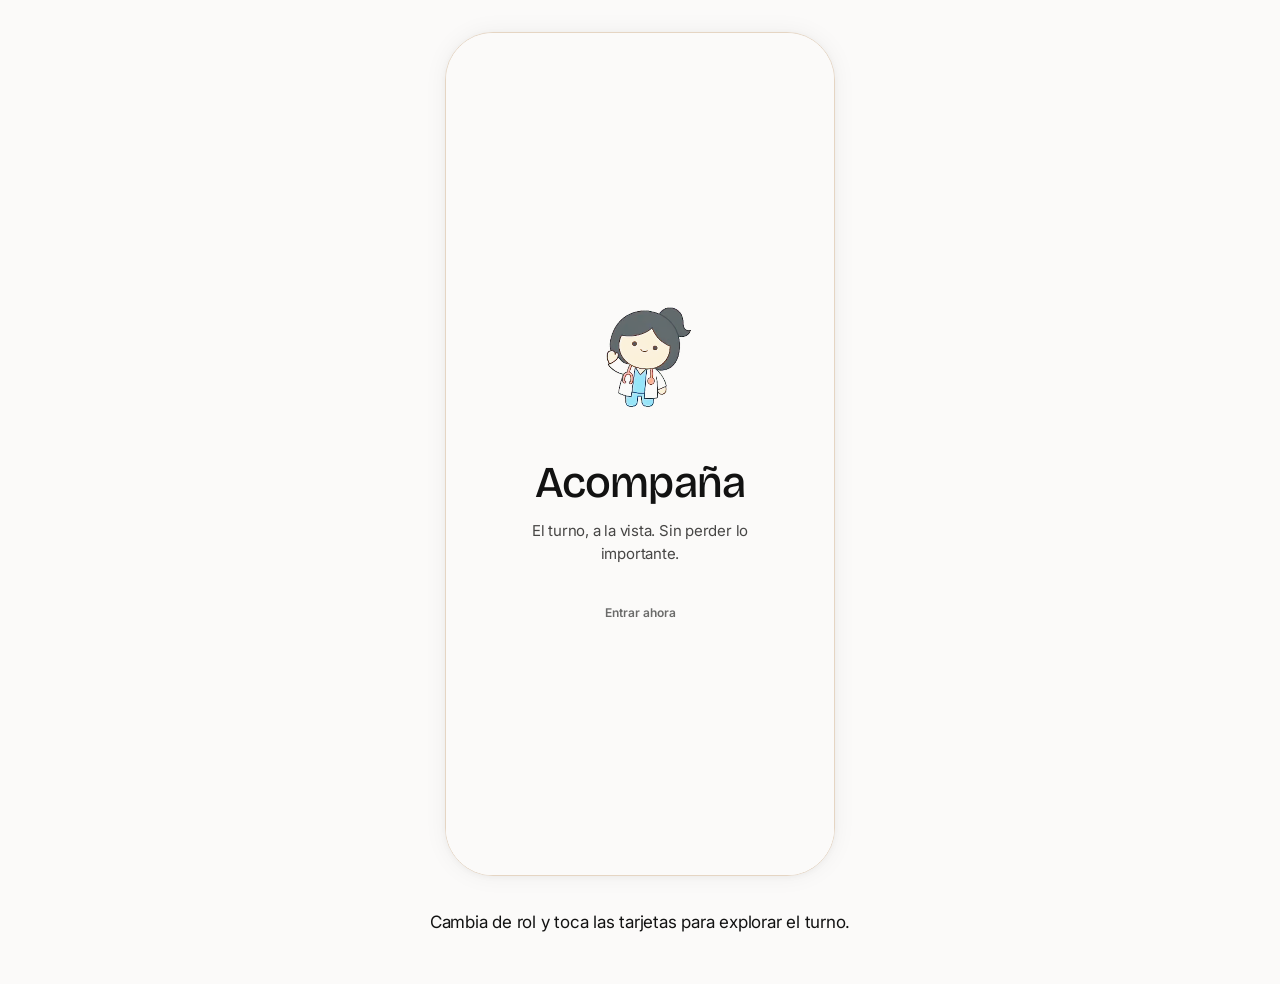
<file: index.html>
<!DOCTYPE html>
<html lang="es">
<head>
  <meta charset="UTF-8">
  <meta name="viewport" content="width=device-width, initial-scale=1, viewport-fit=cover">
  <meta name="theme-color" content="#fbfaf9">
  <title>Acompaña · turno de enfermería</title>
  <link rel="preconnect" href="https://fonts.googleapis.com">
  <link rel="preconnect" href="https://fonts.gstatic.com" crossorigin>
  <link href="https://fonts.googleapis.com/css2?family=Bricolage+Grotesque:wght@500&family=Inter:wght@400;500;600&display=swap" rel="stylesheet">
  <link rel="stylesheet" href="css/tokens.css">
  <link rel="stylesheet" href="css/app.css">
  <link rel="stylesheet" href="css/ai.css">
</head>
<body>
  <main class="stage" aria-label="Prototipo de app de enfermería">
    <section class="phone" data-role="enfermero" style="--role-index: 0" aria-label="Vista de la aplicación Acompaña">
      <div class="phone-notch" aria-hidden="true"></div>
      <div class="status-bar" aria-hidden="true">
        <span class="status-time">09:41</span>
        <span class="status-icons">••• 5G 100%</span>
      </div>

      <div class="role-switch" role="tablist" aria-label="Cambiar de lector">
        <div class="role-switch-indicator" aria-hidden="true"></div>
        <button type="button" class="role-tab is-active" data-role="enfermero" role="tab" aria-selected="true">Enfermero</button>
        <button type="button" class="role-tab" data-role="paciente" role="tab" aria-selected="false">Paciente</button>
        <button type="button" class="role-tab" data-role="familia" role="tab" aria-selected="false">Familia</button>
      </div>

      <main id="screen" class="screen" aria-live="polite"></main>

      <nav id="bottomNav" class="bottom-nav" aria-label="Navegación principal"></nav>

      <div id="registrationLayer" class="registration-layer" aria-hidden="true"></div>
      <div id="aiLayer" class="ai-layer" aria-hidden="true"></div>
      <div id="celebrationLayer" class="celebration-layer" aria-hidden="true"></div>
      <div id="splashLayer" class="splash-layer" aria-label="Bienvenida a Acompaña">
        <div class="splash-content">
          <div class="splash-mascot" aria-hidden="true"></div>
          <h1 class="splash-wordmark">Acompaña</h1>
          <p class="splash-tagline">El turno, a la vista. Sin perder lo importante.</p>
          <button type="button" class="splash-skip" data-splash-skip>Entrar ahora</button>
        </div>
      </div>
    </section>
    <p class="stage-hint">Cambia de rol y toca las tarjetas para explorar el turno.</p>
  </main>
  <script src="js/app.js" defer></script>
</body>
</html>
</file>
<file: css/tokens.css>
@property --accent {
  syntax: "<color>";
  inherits: true;
  initial-value: #0086fc;
}

:root {
  --canvas: #fbfaf9;
  --stone: #f2f0ed;
  --sand: #f6f4ef;
  --white: #ffffff;
  --ink: #121212;
  --charcoal: #343433;
  --body: #474645;
  --muted: #6b6b6a;
  --stone-border: #e5d5c3;
  --nurse: #0086fc;
  --patient: #00ca48;
  --patient-text: #087f35;
  --family: #ffbb26;
  --family-text: #d48f00;
  --sky: #64c6ff;
  --sun: #ffcd6c;
  --coral: #ff58ae;
  --alert: #ff2b3a;
  --nurse-soft: #e8f3ff;
  --patient-soft: #e5f9ec;
  --family-soft: #fff4d6;
  --critical-soft: #fff0f0;
  --veil-ink: rgba(18, 18, 18, .32);
  --veil-canvas: rgba(251, 250, 249, .88);
  --on-ink-soft: rgba(255, 255, 255, .72);
  --accent: var(--nurse);
  --accent-soft: var(--nurse-soft);
  --font-display: "Bricolage Grotesque", sans-serif;
  --font-body: "Inter", sans-serif;
  --ease-enter: cubic-bezier(0.16, 1, 0.3, 1);
  --ease-exit: cubic-bezier(0.4, 0, 1, 1);
  --ease-press: cubic-bezier(0.2, 0, 0, 1);
  --duration-enter: 360ms;
  --duration-exit: 240ms;
  --duration-press: 120ms;
  --stagger: 40ms;
  --duration-drift: 3.6s;
  --duration-burst: 1200ms;
  --phone-width: 390px;
  --phone-height: 844px;
  --phone-radius: 48px;
  --nav-height: 76px;
  --radius-card: 10px;
  --radius-pill: 9999px;
  --radius-cta: 32px;
  --radius-badge: 6px;
  --space-1: 4px;
  --space-2: 8px;
  --space-3: 12px;
  --space-4: 16px;
  --space-5: 20px;
  --space-6: 24px;
  --space-7: 32px;
  --space-8: 40px;
  --text-caption: 12px;
  --text-small: 15px;
  --text-body: 17px;
  --text-lead: 19px;
  --text-section: 23px;
  --text-heading: 32px;
  --text-display: 44px;
  --phone-shadow: rgba(0, 0, 0, .04) 0 1px 6px, rgba(0, 0, 0, .05) 0 0 24px;
}

.phone[data-role="enfermero"] {
  --accent: var(--nurse);
  --accent-soft: var(--nurse-soft);
}

.phone[data-role="paciente"] {
  --accent: var(--patient-text);
  --accent-soft: var(--patient-soft);
}

.phone[data-role="familia"] {
  --accent: var(--family-text);
  --accent-soft: var(--family-soft);
}
</file>
<file: css/app.css>
* {
  box-sizing: border-box;
}

html,
body {
  min-height: 100%;
  margin: 0;
  background: var(--canvas);
  color: var(--ink);
}

html {
  font-family: var(--font-body);
  font-size: 17px;
  line-height: 26px;
  letter-spacing: -0.013em;
  -webkit-font-smoothing: antialiased;
  text-rendering: optimizeLegibility;
}

body {
  display: flex;
  min-height: 100vh;
  overflow-x: hidden;
}

button,
a {
  font: inherit;
}

button {
  border: 0;
}

button:focus-visible,
a:focus-visible {
  outline: 3px solid var(--accent);
  outline-offset: 3px;
}

.stage {
  display: flex;
  flex: 1;
  flex-direction: column;
  align-items: center;
  justify-content: center;
  min-height: 100vh;
  padding: 32px 16px;
  gap: 16px;
  background: var(--canvas);
}

.phone {
  position: relative;
  display: flex;
  flex: 0 0 auto;
  flex-direction: column;
  width: var(--phone-width);
  height: var(--phone-height);
  overflow: hidden;
  border: 1px solid var(--stone-border);
  border-radius: var(--phone-radius);
  background: var(--canvas);
  box-shadow: var(--phone-shadow);
  color: var(--ink);
  transition: --accent var(--duration-enter) var(--ease-enter),
    background-color var(--duration-enter) var(--ease-enter);
}

.phone-notch {
  position: absolute;
  z-index: 40;
  top: 0;
  left: 50%;
  width: 120px;
  height: 24px;
  border-radius: 0 0 16px 16px;
  background: var(--ink);
  transform: translateX(-50%);
}

.status-bar {
  display: flex;
  align-items: center;
  justify-content: space-between;
  flex: 0 0 auto;
  min-height: 42px;
  padding: 22px 20px 8px;
  color: var(--ink);
  font-size: var(--text-caption);
  font-weight: 600;
  letter-spacing: -0.01em;
}

.status-icons {
  color: var(--body);
  font-size: var(--text-caption);
  letter-spacing: 0.02em;
}

.role-switch {
  position: relative;
  z-index: 35;
  display: flex;
  flex: 0 0 auto;
  margin: 0 20px 12px;
  padding: 3px;
  border: 1px solid var(--stone-border);
  border-radius: var(--radius-pill);
  background: var(--stone);
  transition: background-color var(--duration-enter) var(--ease-enter),
    border-color var(--duration-enter) var(--ease-enter);
}

.role-switch-indicator {
  position: absolute;
  z-index: 0;
  top: 3px;
  bottom: 3px;
  left: 3px;
  width: calc((100% - 6px) / 3);
  border: 1px solid var(--stone-border);
  border-radius: var(--radius-pill);
  background: var(--accent-soft);
  transform: translate3d(calc(var(--role-index, 0) * 100%), 0, 0);
  transition: transform var(--duration-enter) var(--ease-enter),
    background-color var(--duration-enter) var(--ease-enter),
    border-color var(--duration-enter) var(--ease-enter);
}

.role-tab {
  position: relative;
  z-index: 1;
  flex: 1;
  min-height: 40px;
  padding: 8px 4px;
  border-radius: var(--radius-pill);
  background: transparent;
  color: var(--muted);
  cursor: pointer;
  font-size: var(--text-caption);
  font-weight: 600;
  transition: color var(--duration-enter) var(--ease-enter),
    transform var(--duration-press) var(--ease-press);
}

.role-tab:hover {
  color: var(--ink);
}

.role-tab:active {
  transform: scale(0.97);
}

.role-tab.is-active {
  color: var(--accent);
}

.screen {
  position: relative;
  z-index: 1;
  flex: 1 1 auto;
  min-height: 0;
  overflow: hidden;
  background: var(--canvas);
  isolation: isolate;
}

.view {
  position: absolute;
  inset: 0;
  display: flex;
  flex-direction: column;
  gap: 16px;
  overflow-x: hidden;
  overflow-y: auto;
  padding: 8px 20px 28px;
  background: var(--canvas);
  opacity: 0;
  pointer-events: none;
  scrollbar-width: none;
  transform: translate3d(24px, 0, 0);
  transition: opacity var(--duration-exit) var(--ease-exit),
    transform var(--duration-exit) var(--ease-exit);
}

.view::-webkit-scrollbar {
  display: none;
}

.view.is-active {
  opacity: 1;
  pointer-events: auto;
  transform: translate3d(0, 0, 0);
  transition-duration: var(--duration-enter);
  transition-timing-function: var(--ease-enter);
}

.view.from-left {
  transform: translate3d(-24px, 0, 0);
}

.view.from-right {
  transform: translate3d(24px, 0, 0);
}

.view.is-leaving.to-left {
  opacity: 0;
  transform: translate3d(-24px, 0, 0);
}

.view.is-leaving.to-right {
  opacity: 0;
  transform: translate3d(24px, 0, 0);
}

.view.is-detail {
  z-index: 5;
  border-left: 1px solid var(--stone-border);
  transform: translate3d(100%, 0, 0);
}

.view.is-detail.from-right {
  transform: translate3d(100%, 0, 0);
}

.view.is-detail.is-active {
  transform: translate3d(0, 0, 0);
}

.view.is-detail.is-leaving.to-right {
  transform: translate3d(100%, 0, 0);
}

.view.is-detail.is-leaving.to-left {
  transform: translate3d(-100%, 0, 0);
}

.view.is-behind {
  opacity: 0.08;
  pointer-events: none;
  transform: scale(0.98);
}

.view-header {
  display: flex;
  align-items: flex-start;
  gap: 12px;
  min-height: 58px;
}

.view-header-copy {
  min-width: 0;
}

.view-subtitle,
.eyebrow {
  margin: 0;
  color: var(--muted);
  font-size: var(--text-caption);
  font-weight: 600;
  line-height: 16px;
  letter-spacing: 0.02em;
}

.view-title {
  margin: 3px 0 0;
  color: var(--ink);
  font-family: var(--font-display);
  font-size: var(--text-heading);
  font-weight: 500;
  line-height: 36px;
  letter-spacing: -0.02em;
}

.view-title.small-title {
  font-size: var(--text-section);
  line-height: 28px;
}

.view-copy {
  margin: 0;
  color: var(--body);
  font-size: var(--text-body);
  line-height: 26px;
}

.view-copy.muted-copy {
  color: var(--muted);
  font-size: var(--text-small);
  line-height: 23px;
}

.section-heading {
  display: flex;
  align-items: center;
  justify-content: space-between;
  gap: 12px;
  margin-top: 4px;
}

.section-label {
  margin: 0;
  color: var(--body);
  font-size: var(--text-caption);
  font-weight: 600;
  letter-spacing: 0.04em;
  text-transform: uppercase;
}

.section-meta {
  color: var(--muted);
  font-size: var(--text-caption);
  font-weight: 500;
}

.surface-card {
  border-radius: var(--radius-card);
  background: var(--white);
  box-shadow: inset 0 0 0 1px var(--stone);
}

.icon-button {
  display: inline-flex;
  align-items: center;
  justify-content: center;
  flex: 0 0 auto;
  width: 56px;
  height: 56px;
  border: 1px solid var(--stone-border);
  border-radius: 50%;
  background: var(--white);
  color: var(--ink);
  cursor: pointer;
  font-size: 22px;
  transition: transform var(--duration-press) var(--ease-press),
    background-color var(--duration-enter) var(--ease-enter),
    color var(--duration-enter) var(--ease-enter),
    border-color var(--duration-enter) var(--ease-enter);
}

.icon-button:hover {
  border-color: var(--accent);
  color: var(--accent);
}

.icon-button:active,
.primary-button:active,
.secondary-button:active,
.event-chip:active,
.dictate-button:active,
.nav-item:active,
.patient-card-main:active,
.quick-confirm:active,
.faq-question:active {
  transform: scale(0.97);
}

.icon-button svg,
.nav-icon svg,
.event-icon svg,
.mic-icon svg,
.detail-chevron svg,
.arrow-icon svg {
  width: 20px;
  height: 20px;
  fill: none;
  stroke: currentColor;
  stroke-linecap: round;
  stroke-linejoin: round;
  stroke-width: 1.8;
}

.back-button {
  margin-top: 4px;
}

.back-button .arrow-icon {
  transform: rotate(180deg);
  transition: transform var(--duration-enter) var(--ease-enter);
}

.back-button:hover .arrow-icon {
  transform: rotate(180deg) translateX(2px);
}

.primary-button,
.secondary-button {
  display: inline-flex;
  align-items: center;
  justify-content: center;
  gap: 8px;
  min-height: 48px;
  padding: 10px 18px;
  border-radius: var(--radius-cta);
  cursor: pointer;
  font-size: var(--text-small);
  font-weight: 600;
  line-height: 22px;
  transition: transform var(--duration-press) var(--ease-press),
    background-color var(--duration-enter) var(--ease-enter),
    color var(--duration-enter) var(--ease-enter),
    border-color var(--duration-enter) var(--ease-enter);
}

.primary-button {
  background: var(--ink);
  color: var(--white);
}

.primary-button:hover {
  background: var(--charcoal);
}

.secondary-button {
  border: 1px solid var(--stone-border);
  background: var(--stone);
  color: var(--ink);
}

.secondary-button:hover {
  border-color: var(--charcoal);
  background: var(--sand);
}

.accent-link {
  display: inline-flex;
  align-items: center;
  gap: 6px;
  min-height: 56px;
  color: var(--accent);
  cursor: pointer;
  font-size: var(--text-small);
  font-weight: 600;
  text-decoration: none;
}

.accent-link:hover {
  color: var(--ink);
}

.empty-state-link {
  display: inline-flex;
  align-items: center;
  justify-content: center;
  gap: 8px;
  min-height: 56px;
  max-width: 100%;
  padding: 10px 18px;
  border-radius: 32px;
  background: var(--sand);
  color: var(--ink);
  cursor: pointer;
  font-size: var(--text-small);
  font-weight: 600;
  line-height: 22px;
  white-space: nowrap;
  transition: transform var(--duration-press) var(--ease-press),
    background-color var(--duration-enter) var(--ease-enter);
}

.empty-state-link:hover {
  background: var(--white);
  color: var(--ink);
}

.empty-state-link:active {
  transform: scale(0.97);
}

.empty-state-link .icon-svg {
  width: 18px;
  height: 18px;
  fill: none;
  stroke: currentColor;
  stroke-linecap: round;
  stroke-linejoin: round;
  stroke-width: 1.8;
  transition: transform var(--duration-enter) var(--ease-enter);
}

.empty-state-link:hover .icon-svg {
  transform: translateX(3px);
}

.home-intro {
  display: flex;
  flex-direction: column;
  gap: 4px;
  margin-bottom: 2px;
}

.home-intro .view-title {
  font-size: var(--text-display);
  line-height: 46px;
}

.shift-stats {
  display: grid;
  grid-template-columns: repeat(3, 1fr);
  gap: 8px;
}

.shift-stat {
  display: flex;
  flex-direction: column;
  gap: 2px;
  min-height: 68px;
  padding: 12px 12px 10px;
  border-radius: var(--radius-card);
  background: var(--stone);
}

.shift-stat strong {
  color: var(--ink);
  font-family: var(--font-display);
  font-size: var(--text-section);
  font-weight: 500;
  line-height: 28px;
}

.shift-stat span {
  color: var(--body);
  font-size: var(--text-caption);
  line-height: 16px;
}

.patient-list {
  display: flex;
  flex-direction: column;
  gap: 10px;
}

.patient-card {
  display: flex;
  align-items: stretch;
  min-height: 84px;
  border-radius: var(--radius-card);
  background: var(--white);
  box-shadow: inset 0 0 0 1px var(--stone);
  overflow: hidden;
  transition: transform var(--duration-press) var(--ease-press),
    background-color var(--duration-enter) var(--ease-enter),
    opacity var(--duration-exit) var(--ease-exit);
}

.patient-card.is-confirming,
.patient-card.is-collapsing {
  pointer-events: none;
}

.patient-card.is-collapsing {
  max-height: 0;
  min-height: 0;
  margin-top: -5px;
  margin-bottom: -5px;
  opacity: 0;
  transform: translate3d(20px, 0, 0) scale(0.96);
  transition: max-height var(--duration-exit) var(--ease-exit),
    min-height var(--duration-exit) var(--ease-exit),
    margin var(--duration-exit) var(--ease-exit),
    opacity var(--duration-exit) var(--ease-exit),
    transform var(--duration-exit) var(--ease-exit);
}

.patient-card-main {
  display: flex;
  align-items: center;
  flex: 1;
  min-width: 0;
  gap: 12px;
  min-height: 84px;
  padding: 14px 8px 14px 14px;
  background: transparent;
  color: inherit;
  cursor: pointer;
  text-align: left;
  transition: background-color var(--duration-enter) var(--ease-enter);
}

.patient-card-main:hover {
  background: var(--sand);
}

.patient-avatar {
  display: inline-flex;
  align-items: center;
  justify-content: center;
  flex: 0 0 auto;
  width: 46px;
  height: 46px;
  border-radius: 50%;
  background: var(--accent-soft);
  color: var(--accent);
  font-family: var(--font-display);
  font-size: var(--text-small);
  font-weight: 500;
}

.patient-info {
  display: flex;
  flex: 1;
  min-width: 0;
  flex-direction: column;
  gap: 2px;
}

.patient-name {
  overflow: hidden;
  color: var(--ink);
  font-family: var(--font-display);
  font-size: var(--text-body);
  font-weight: 500;
  line-height: 23px;
  text-overflow: ellipsis;
  white-space: nowrap;
}

.patient-meta {
  color: var(--muted);
  font-size: var(--text-caption);
  line-height: 17px;
}

.patient-side {
  display: flex;
  align-items: center;
  flex: 0 0 auto;
  gap: 4px;
  padding: 10px 10px 10px 4px;
}

.patient-side .arrow-icon {
  color: var(--muted);
  transition: transform var(--duration-enter) var(--ease-enter),
    color var(--duration-enter) var(--ease-enter);
}

.patient-card-main:hover .patient-side .arrow-icon {
  color: var(--accent);
  transform: translateX(3px);
}

.badge {
  display: inline-flex;
  align-items: center;
  justify-content: center;
  min-height: 26px;
  padding: 4px 8px;
  border-radius: var(--radius-badge);
  font-size: var(--text-caption);
  font-weight: 600;
  line-height: 16px;
  white-space: nowrap;
}

.badge-critical {
  background: var(--critical-soft);
  color: var(--alert);
}

.badge-pending {
  background: var(--stone);
  color: var(--body);
}

.badge-ready {
  background: var(--accent-soft);
  color: var(--accent);
}

.badge-neutral {
  background: var(--sand);
  color: var(--body);
}

.quick-confirm {
  display: inline-flex;
  align-items: center;
  justify-content: center;
  min-width: 66px;
  min-height: 56px;
  padding: 6px 14px;
  border-radius: var(--radius-cta);
  background: var(--ink);
  color: var(--white);
  cursor: pointer;
  font-size: var(--text-caption);
  font-weight: 600;
  line-height: 16px;
  transition: transform var(--duration-press) var(--ease-press),
    background-color var(--duration-enter) var(--ease-enter),
    color var(--duration-enter) var(--ease-enter);
}

.quick-confirm:hover {
  background: var(--charcoal);
}

.quick-confirm.is-done {
  background: var(--accent-soft);
  color: var(--accent);
}

.detail-view {
  padding-top: 8px;
}

.detail-hero {
  display: flex;
  align-items: center;
  gap: 12px;
  padding: 16px;
  border-radius: var(--radius-card);
  background: var(--accent-soft);
  transition: background-color var(--duration-enter) var(--ease-enter);
}

.detail-hero .patient-avatar {
  width: 54px;
  height: 54px;
  background: var(--white);
}

.detail-hero-copy {
  display: flex;
  flex: 1;
  min-width: 0;
  flex-direction: column;
  gap: 2px;
}

.detail-name {
  margin: 0;
  color: var(--ink);
  font-family: var(--font-display);
  font-size: var(--text-section);
  font-weight: 500;
  line-height: 28px;
  letter-spacing: -0.02em;
}

.detail-room {
  color: var(--body);
  font-size: var(--text-small);
  line-height: 22px;
}

.detail-status {
  align-self: flex-start;
  margin-top: 4px;
}

.detail-section {
  display: flex;
  flex-direction: column;
  gap: 10px;
}

.detail-section-title {
  margin: 0;
  color: var(--body);
  font-size: var(--text-caption);
  font-weight: 600;
  letter-spacing: 0.04em;
  text-transform: uppercase;
}

.clinical-panel {
  position: relative;
  display: flex;
  flex-direction: column;
  gap: 12px;
  padding: 16px;
  border-radius: var(--radius-card);
  background: var(--white);
  box-shadow: inset 0 0 0 1px var(--stone);
}

.clinical-value {
  display: inline-block;
  width: fit-content;
  color: var(--alert);
  cursor: pointer;
  filter: blur(5px);
  font-family: var(--font-display);
  font-size: var(--text-small);
  line-height: 23px;
  user-select: none;
  transition: filter var(--duration-enter) var(--ease-enter);
}

.clinical-value.is-revealed {
  filter: blur(0);
}

.reveal-button {
  display: inline-flex;
  align-items: center;
  align-self: flex-start;
  gap: 6px;
  min-height: 56px;
  padding: 0;
  background: transparent;
  color: var(--accent);
  cursor: pointer;
  font-size: var(--text-small);
  font-weight: 600;
}

.reveal-button:hover {
  color: var(--ink);
}

.reveal-button svg {
  width: 18px;
  height: 18px;
  fill: none;
  stroke: currentColor;
  stroke-linecap: round;
  stroke-linejoin: round;
  stroke-width: 1.8;
  transition: transform var(--duration-enter) var(--ease-enter);
}

.reveal-button.is-revealed svg {
  transform: rotate(180deg);
}

.privacy-note {
  display: flex;
  align-items: flex-start;
  gap: 8px;
  padding: 12px 14px;
  border-radius: var(--radius-card);
  background: var(--sand);
  color: var(--body);
  font-size: var(--text-small);
  line-height: 22px;
}

.privacy-note svg {
  flex: 0 0 auto;
  width: 18px;
  height: 18px;
  margin-top: 2px;
  fill: none;
  stroke: var(--charcoal);
  stroke-linecap: round;
  stroke-linejoin: round;
  stroke-width: 1.7;
}

.detail-list {
  display: flex;
  flex-direction: column;
  gap: 0;
  border-radius: var(--radius-card);
  background: var(--white);
  box-shadow: inset 0 0 0 1px var(--stone);
  overflow: hidden;
}

.detail-list-row {
  display: flex;
  align-items: center;
  justify-content: space-between;
  gap: 12px;
  min-height: 54px;
  padding: 12px 16px;
  color: var(--body);
  font-size: var(--text-small);
  line-height: 22px;
}

.detail-list-row + .detail-list-row {
  border-top: 1px solid var(--stone);
}

.detail-list-row strong {
  color: var(--ink);
  font-weight: 600;
}

.detail-chevron {
  display: inline-flex;
  color: var(--muted);
  transition: transform var(--duration-enter) var(--ease-enter), color var(--duration-enter) var(--ease-enter);
}

.detail-chevron.is-expanded {
  color: var(--accent);
  transform: rotate(90deg);
}

.pending-summary {
  display: flex;
  align-items: center;
  justify-content: space-between;
  gap: 12px;
  padding: 16px;
  border-radius: var(--radius-card);
  background: var(--sand);
}

.pending-summary-copy {
  display: flex;
  flex-direction: column;
  gap: 2px;
}

.pending-summary strong {
  font-family: var(--font-display);
  font-size: var(--text-section);
  font-weight: 500;
  line-height: 28px;
}

.pending-summary span {
  color: var(--body);
  font-size: var(--text-small);
  line-height: 22px;
}

.pending-count {
  display: inline-flex;
  align-items: center;
  justify-content: center;
  min-width: 48px;
  height: 48px;
  border-radius: 50%;
  background: var(--accent-soft);
  color: var(--accent);
  font-family: var(--font-display);
  font-size: var(--text-section);
  font-weight: 500;
  line-height: 28px;
}

.task-list {
  display: flex;
  flex-direction: column;
  gap: 10px;
}

.task-card {
  display: flex;
  align-items: center;
  gap: 12px;
  min-height: 78px;
  padding: 12px;
  border-radius: var(--radius-card);
  background: var(--white);
  box-shadow: inset 0 0 0 1px var(--stone);
  transition: transform var(--duration-press) var(--ease-press),
    max-height var(--duration-exit) var(--ease-exit),
    min-height var(--duration-exit) var(--ease-exit),
    margin var(--duration-exit) var(--ease-exit),
    padding var(--duration-exit) var(--ease-exit),
    opacity var(--duration-exit) var(--ease-exit);
}

.task-card:hover {
  background: var(--sand);
}

.task-card.is-confirming {
  background: var(--accent-soft);
}

.task-card.is-collapsing {
  max-height: 0;
  min-height: 0;
  margin-top: -5px;
  margin-bottom: -5px;
  padding-top: 0;
  padding-bottom: 0;
  overflow: hidden;
  opacity: 0;
  transform: translate3d(22px, 0, 0) scale(0.96);
}

.task-icon {
  display: inline-flex;
  align-items: center;
  justify-content: center;
  flex: 0 0 auto;
  width: 44px;
  height: 44px;
  border-radius: 50%;
  background: var(--stone);
  color: var(--charcoal);
}

.task-icon svg {
  width: 21px;
  height: 21px;
  fill: none;
  stroke: currentColor;
  stroke-linecap: round;
  stroke-linejoin: round;
  stroke-width: 1.7;
}

.task-copy {
  display: flex;
  flex: 1;
  min-width: 0;
  flex-direction: column;
  gap: 2px;
}

.task-time {
  color: var(--muted);
  font-size: var(--text-caption);
  line-height: 16px;
}

.task-title {
  overflow: hidden;
  color: var(--ink);
  font-family: var(--font-display);
  font-size: var(--text-body);
  font-weight: 500;
  line-height: 23px;
  text-overflow: ellipsis;
  white-space: nowrap;
}

.task-note {
  overflow: hidden;
  color: var(--body);
  font-size: var(--text-caption);
  line-height: 16px;
  text-overflow: ellipsis;
  white-space: nowrap;
}

.task-action {
  display: inline-flex;
  align-items: center;
  justify-content: center;
  flex: 0 0 auto;
  width: 56px;
  height: 56px;
  border-radius: 50%;
  background: var(--ink);
  color: var(--white);
  cursor: pointer;
  transition: transform var(--duration-press) var(--ease-press),
    background-color var(--duration-enter) var(--ease-enter),
    color var(--duration-enter) var(--ease-enter);
}

.task-action:hover {
  background: var(--charcoal);
}

.task-action:disabled {
  cursor: default;
}

.confirm-mark {
  width: 25px;
  height: 25px;
  fill: none;
  stroke: currentColor;
  stroke-linecap: round;
  stroke-linejoin: round;
  stroke-width: 2.4;
}

.confirm-mark path {
  stroke-dasharray: 32;
  stroke-dashoffset: 0;
  opacity: 0.35;
}

.task-card.is-confirming .confirm-mark path,
.patient-card.is-confirming .confirm-mark path {
  animation: check-draw var(--duration-enter) var(--ease-enter) forwards;
  opacity: 1;
}

.confirm-label {
  display: none;
  color: var(--accent);
  font-size: var(--text-caption);
  font-weight: 600;
  white-space: nowrap;
}

.task-card.is-confirming .confirm-label,
.patient-card.is-confirming .confirm-label {
  display: inline;
}

.task-card.is-confirming .task-action,
.patient-card.is-confirming .quick-confirm {
  background: var(--accent-soft);
  color: var(--accent);
  pointer-events: none;
}

.empty-state {
  position: relative;
  display: flex;
  flex: 1;
  min-height: 300px;
  flex-direction: column;
  align-items: center;
  justify-content: center;
  gap: 12px;
  padding: 32px 20px 44px;
  text-align: center;
}

.empty-state h2 {
  max-width: 280px;
  margin: 0;
  color: var(--ink);
  font-family: var(--font-display);
  font-size: var(--text-section);
  font-weight: 500;
  line-height: 28px;
  letter-spacing: -0.02em;
}

.empty-state p {
  max-width: 280px;
  margin: 0;
  color: var(--body);
  font-size: var(--text-small);
  line-height: 23px;
}

.completion-mark {
  display: inline-flex;
  align-items: center;
  justify-content: center;
  width: 34px;
  height: 34px;
  border-radius: 50%;
  background: var(--patient);
  color: var(--white);
}

.completion-mark svg {
  width: 19px;
  height: 19px;
  fill: none;
  stroke: currentColor;
  stroke-linecap: round;
  stroke-linejoin: round;
  stroke-width: 2.4;
  animation: check-draw var(--duration-enter) var(--ease-enter) forwards;
}

.confetti-layer {
  position: absolute;
  inset: 0;
  overflow: hidden;
  pointer-events: none;
}

.confetti-piece {
  position: absolute;
  top: 32%;
  left: 50%;
  width: 7px;
  height: 14px;
  border-radius: 2px;
  background: var(--sky);
  opacity: 0;
  transform: translate3d(0, 0, 0) rotate(0deg);
  animation: confetti-fall var(--duration-burst) var(--ease-exit) forwards;
  animation-delay: var(--confetti-delay);
}

.confetti-piece:nth-child(2n) { background: var(--sun); }
.confetti-piece:nth-child(3n) { background: var(--coral); }
.confetti-piece:nth-child(4n) { background: var(--family); }
.confetti-piece:nth-child(1) { --confetti-x: -112px; --confetti-y: -118px; }
.confetti-piece:nth-child(2) { --confetti-x: -84px; --confetti-y: -148px; }
.confetti-piece:nth-child(3) { --confetti-x: -52px; --confetti-y: -164px; }
.confetti-piece:nth-child(4) { --confetti-x: -22px; --confetti-y: -170px; }
.confetti-piece:nth-child(5) { --confetti-x: 16px; --confetti-y: -164px; }
.confetti-piece:nth-child(6) { --confetti-x: 52px; --confetti-y: -148px; }
.confetti-piece:nth-child(7) { --confetti-x: 86px; --confetti-y: -118px; }
.confetti-piece:nth-child(8) { --confetti-x: 112px; --confetti-y: -84px; }
.confetti-piece:nth-child(9) { --confetti-x: -124px; --confetti-y: -58px; }
.confetti-piece:nth-child(10) { --confetti-x: 126px; --confetti-y: -46px; }
.confetti-piece:nth-child(11) { --confetti-x: -72px; --confetti-y: 24px; }
.confetti-piece:nth-child(12) { --confetti-x: 74px; --confetti-y: 28px; }

.registration-layer {
  position: absolute;
  z-index: 30;
  inset: 0;
  display: flex;
  align-items: flex-end;
  justify-content: center;
  pointer-events: none;
  visibility: hidden;
}

.registration-layer.is-open {
  pointer-events: auto;
  visibility: visible;
}

.sheet-backdrop {
  position: absolute;
  inset: 0;
  background: var(--veil-ink);
  opacity: 0;
  transition: opacity var(--duration-exit) var(--ease-exit);
}

.registration-layer.is-open .sheet-backdrop {
  opacity: 1;
}

.registration-sheet {
  position: relative;
  display: flex;
  width: 100%;
  max-height: 82%;
  flex-direction: column;
  gap: 14px;
  padding: 10px 20px 20px;
  border-radius: 24px 24px 0 0;
  background: var(--white);
  color: var(--ink);
  transform: translate3d(0, calc(100% + 20px), 0);
  transition: transform var(--duration-enter) var(--ease-enter);
}

.registration-layer.is-open .registration-sheet {
  transform: translate3d(0, var(--drag-y, 0px), 0);
}

.sheet-handle {
  position: relative;
  width: 42px;
  height: 4px;
  margin: 0 auto 4px;
  border-radius: var(--radius-pill);
  background: var(--stone-border);
  cursor: grab;
}

.sheet-handle::after {
  position: absolute;
  inset: -14px -40px;
  content: "";
}

.sheet-header {
  display: flex;
  align-items: flex-start;
  justify-content: space-between;
  gap: 12px;
}

.sheet-title-wrap {
  display: flex;
  flex-direction: column;
  gap: 2px;
}

.sheet-title {
  margin: 0;
  color: var(--ink);
  font-family: var(--font-display);
  font-size: var(--text-section);
  font-weight: 500;
  line-height: 28px;
  letter-spacing: -0.02em;
}

.sheet-copy {
  margin: 0;
  color: var(--body);
  font-size: var(--text-small);
  line-height: 22px;
}

.quick-events {
  display: grid;
  grid-template-columns: repeat(2, minmax(0, 1fr));
  gap: 8px;
}

.event-chip {
  display: flex;
  align-items: center;
  gap: 9px;
  min-height: 72px;
  padding: 10px;
  border: 1px solid var(--stone-border);
  border-radius: var(--radius-card);
  background: var(--sand);
  color: var(--ink);
  cursor: pointer;
  text-align: left;
  transition: transform var(--duration-press) var(--ease-press),
    background-color var(--duration-enter) var(--ease-enter),
    border-color var(--duration-enter) var(--ease-enter);
}

.event-chip:hover {
  border-color: var(--accent);
  background: var(--accent-soft);
}

.event-icon {
  display: inline-flex;
  align-items: center;
  justify-content: center;
  flex: 0 0 auto;
  width: 34px;
  height: 34px;
  border-radius: 50%;
  background: var(--white);
  color: var(--accent);
}

.event-chip strong,
.event-chip small {
  display: block;
}

.event-chip strong {
  font-size: var(--text-small);
  font-weight: 600;
  line-height: 20px;
}

.event-chip small {
  color: var(--muted);
  font-size: var(--text-caption);
  line-height: 16px;
}

.dictate-button {
  display: flex;
  align-items: center;
  gap: 12px;
  min-height: 76px;
  padding: 12px 16px;
  border-radius: var(--radius-cta);
  background: var(--ink);
  color: var(--white);
  cursor: pointer;
  text-align: left;
  transition: transform var(--duration-press) var(--ease-press),
    background-color var(--duration-enter) var(--ease-enter);
}

.dictate-button:hover {
  background: var(--charcoal);
}

.mic-bubble {
  display: inline-flex;
  align-items: center;
  justify-content: center;
  flex: 0 0 auto;
  width: 46px;
  height: 46px;
  border-radius: 50%;
  background: var(--white);
  color: var(--ink);
}

.dictate-copy {
  display: flex;
  flex: 1;
  flex-direction: column;
  gap: 1px;
}

.dictate-copy strong {
  font-size: var(--text-body);
  font-weight: 600;
  line-height: 23px;
}

.dictate-copy small {
  color: var(--on-ink-soft);
  font-size: var(--text-caption);
  line-height: 16px;
}

.dictate-pulse {
  width: 10px;
  height: 10px;
  border-radius: 50%;
  background: var(--sun);
  animation: mic-pulse calc(var(--duration-drift) / 2) var(--ease-enter) infinite;
}

.tray-feedback {
  min-height: 22px;
  margin: -2px 0 0;
  color: var(--accent);
  font-size: var(--text-small);
  font-weight: 600;
  line-height: 22px;
  opacity: 0;
  transform: translateY(5px);
  transition: opacity var(--duration-enter) var(--ease-enter), transform var(--duration-enter) var(--ease-enter);
}

.tray-feedback.is-visible {
  opacity: 1;
  transform: translateY(0);
}

.patient-intro {
  display: flex;
  flex-direction: column;
  gap: 5px;
}

.patient-intro .view-title {
  font-size: var(--text-section);
  line-height: 28px;
}

.onboarding-block {
  display: flex;
  flex-direction: column;
  gap: 10px;
}

.onboarding-intro {
  display: flex;
  align-items: center;
  justify-content: space-between;
  gap: 12px;
}

.onboarding-intro p {
  margin: 0;
  color: var(--body);
  font-size: var(--text-small);
  line-height: 22px;
}

.onboarding-grid {
  display: grid;
  grid-template-columns: repeat(2, minmax(0, 1fr));
  gap: 8px;
}

.onboarding-card {
  display: flex;
  min-height: 170px;
  flex-direction: column;
  gap: 8px;
  padding: 10px;
  border-radius: var(--radius-card);
  background: var(--white);
  box-shadow: inset 0 0 0 1px var(--stone);
}

.onboarding-card:nth-child(2) {
  background: var(--sand);
}

.onboarding-card-copy {
  display: flex;
  flex-direction: column;
  gap: 2px;
}

.onboarding-card-copy strong {
  color: var(--ink);
  font-family: var(--font-display);
  font-size: var(--text-small);
  font-weight: 500;
  line-height: 22px;
}

.onboarding-card-copy span {
  color: var(--body);
  font-size: var(--text-caption);
  line-height: 16px;
}

.onboarding-card .video-slot {
  width: 100%;
  max-width: 120px;
  height: auto;
  aspect-ratio: 1;
  min-height: 0;
  flex: 0 0 auto;
  align-self: center;
}

.video-slot {
  position: relative;
  display: flex;
  align-items: center;
  justify-content: center;
  min-height: 88px;
  flex: 1;
  overflow: hidden;
  border: 0;
  border-radius: 0;
  background: transparent;
}

.video-slot .loop {
  position: absolute;
  inset: 0;
  width: 100%;
  height: 100%;
  object-fit: contain;
  mix-blend-mode: multiply;
  opacity: 1;
  transition: opacity var(--duration-exit) var(--ease-exit);
}

.video-slot .loop.is-hidden {
  opacity: 0;
}

.video-fallback {
  position: absolute;
  inset: 0;
  display: flex;
  align-items: center;
  justify-content: center;
  opacity: 0;
  transition: opacity var(--duration-enter) var(--ease-enter);
}

.video-fallback.is-visible {
  opacity: 1;
}

.video-fallback img {
  width: 82px;
  height: 82px;
  object-fit: contain;
  mix-blend-mode: multiply;
}

.onboarding-card .video-fallback img {
  width: 120px;
  height: 120px;
}

.empty-state .video-fallback img {
  width: 160px;
  height: 160px;
}

.empty-state .video-slot {
  width: 160px;
  height: 160px;
  min-height: 160px;
  flex: 0 0 160px;
}

.timeline {
  position: relative;
  display: flex;
  flex-direction: column;
  padding: 2px 0;
}

.timeline-time,
.task-time,
.shift-stat strong,
.pending-count,
.status-time,
.clinical-value {
  font-variant-numeric: tabular-nums;
}

.timeline-time,
.task-time,
.time-nowrap {
  white-space: nowrap;
}

.timeline-item {
  position: relative;
  display: grid;
  grid-template-columns: 62px 1fr;
  gap: 10px;
  min-height: 72px;
  padding: 10px 0 14px 18px;
  border-left: 2px solid var(--stone-border);
}

.timeline-item:last-child {
  min-height: 58px;
  padding-bottom: 8px;
}

.timeline-item::before {
  position: absolute;
  top: 17px;
  left: -6px;
  width: 10px;
  height: 10px;
  border: 2px solid var(--canvas);
  border-radius: 50%;
  background: var(--patient);
  content: "";
}

.timeline-item.is-pending::before {
  background: var(--muted);
}

.timeline-time {
  color: var(--muted);
  font-size: var(--text-caption);
  line-height: 20px;
}

.timeline-text {
  margin: 0;
  color: var(--ink);
  font-size: var(--text-body);
  line-height: 25px;
}

.timeline-item.is-pending .timeline-text {
  color: var(--body);
}

.next-card {
  display: flex;
  align-items: center;
  gap: 12px;
  padding: 16px;
  border-radius: var(--radius-card);
  background: var(--patient-soft);
}

.next-card-icon {
  display: inline-flex;
  align-items: center;
  justify-content: center;
  flex: 0 0 auto;
  width: 40px;
  height: 40px;
  border-radius: 50%;
  background: var(--white);
  color: var(--patient-text);
}

.next-card-icon svg {
  width: 20px;
  height: 20px;
  fill: none;
  stroke: currentColor;
  stroke-linecap: round;
  stroke-linejoin: round;
  stroke-width: 1.8;
}

.next-card-copy {
  display: flex;
  flex: 1;
  flex-direction: column;
  gap: 1px;
}

.next-card-copy strong {
  color: var(--ink);
  font-family: var(--font-display);
  font-size: var(--text-body);
  font-weight: 500;
  line-height: 23px;
}

.next-card-copy span {
  color: var(--body);
  font-size: var(--text-small);
  line-height: 22px;
}

.faq-list {
  display: flex;
  flex-direction: column;
  gap: 8px;
}

.faq-item {
  overflow: hidden;
  border-radius: var(--radius-card);
  background: var(--white);
  box-shadow: inset 0 0 0 1px var(--stone);
}

.faq-question {
  display: flex;
  align-items: center;
  justify-content: space-between;
  gap: 12px;
  width: 100%;
  min-height: 58px;
  padding: 12px 16px;
  background: transparent;
  color: var(--ink);
  cursor: pointer;
  text-align: left;
  font-family: var(--font-display);
  font-size: var(--text-small);
  font-weight: 500;
  line-height: 22px;
}

.faq-question:hover {
  background: var(--sand);
}

.faq-question .detail-chevron {
  transition: transform var(--duration-enter) var(--ease-enter), color var(--duration-enter) var(--ease-enter);
}

.faq-item.is-open .faq-question .detail-chevron {
  color: var(--accent);
  transform: rotate(90deg);
}

.faq-answer {
  display: grid;
  grid-template-rows: 0fr;
  padding: 0 16px;
  color: var(--body);
  font-size: var(--text-small);
  line-height: 22px;
  transition: grid-template-rows var(--duration-enter) var(--ease-enter), padding var(--duration-enter) var(--ease-enter);
}

.faq-answer > div {
  min-height: 0;
  overflow: hidden;
}

.faq-item.is-open .faq-answer {
  grid-template-rows: 1fr;
  padding-top: 0;
  padding-bottom: 14px;
}

.family-summary {
  display: flex;
  flex-direction: column;
  gap: 4px;
  padding: 16px;
  border-radius: var(--radius-card);
  background: var(--family-soft);
}

.family-summary strong {
  color: var(--ink);
  font-family: var(--font-display);
  font-size: var(--text-lead);
  font-weight: 500;
  line-height: 25px;
}

.family-summary span {
  color: var(--body);
  font-size: var(--text-small);
  line-height: 22px;
}

.visit-card,
.contact-card {
  display: flex;
  align-items: center;
  gap: 12px;
  padding: 16px;
  border-radius: var(--radius-card);
  background: var(--white);
  box-shadow: inset 0 0 0 1px var(--stone);
}

.visit-icon,
.contact-icon {
  display: inline-flex;
  align-items: center;
  justify-content: center;
  flex: 0 0 auto;
  width: 44px;
  height: 44px;
  border-radius: 50%;
  background: var(--family-soft);
  color: var(--family-text);
}

.contact-icon {
  background: var(--nurse-soft);
  color: var(--nurse);
}

.visit-icon svg,
.contact-icon svg {
  width: 22px;
  height: 22px;
  fill: none;
  stroke: currentColor;
  stroke-linecap: round;
  stroke-linejoin: round;
  stroke-width: 1.7;
}

.visit-copy,
.contact-copy {
  display: flex;
  flex: 1;
  min-width: 0;
  flex-direction: column;
  gap: 1px;
}

.visit-copy strong,
.contact-copy strong {
  color: var(--ink);
  font-family: var(--font-display);
  font-size: var(--text-body);
  font-weight: 500;
  line-height: 23px;
}

.visit-copy span,
.contact-copy span {
  color: var(--body);
  font-size: var(--text-small);
  line-height: 22px;
}

.contact-actions {
  display: flex;
  gap: 8px;
}

.contact-actions .primary-button,
.contact-actions .secondary-button {
  flex: 1;
  min-height: 56px;
  padding: 8px 10px;
  font-size: var(--text-caption);
}

.bottom-nav {
  position: relative;
  z-index: 10;
  display: flex;
  align-items: stretch;
  justify-content: space-around;
  flex: 0 0 var(--nav-height);
  min-height: var(--nav-height);
  border-top: 1px solid var(--stone-border);
  background: var(--white);
}

.nav-item {
  display: flex;
  min-width: 0;
  flex: 1;
  flex-direction: column;
  align-items: center;
  justify-content: center;
  gap: 3px;
  padding: 7px 4px 8px;
  background: transparent;
  color: var(--muted);
  cursor: pointer;
  font-size: var(--text-caption);
  font-weight: 600;
  line-height: 15px;
  transition: color var(--duration-enter) var(--ease-enter),
    transform var(--duration-press) var(--ease-press);
}

.nav-item:hover {
  color: var(--ink);
}

.nav-item.is-active {
  color: var(--accent);
}

.nav-icon {
  display: inline-flex;
  align-items: center;
  justify-content: center;
  height: 24px;
  transition: transform var(--duration-enter) var(--ease-enter);
}

.nav-item.is-active .nav-icon {
  transform: translateY(-2px);
}

.splash-layer {
  position: absolute;
  z-index: 50;
  inset: 0;
  display: flex;
  align-items: center;
  justify-content: center;
  background: var(--canvas);
  opacity: 1;
  transition: opacity var(--duration-exit) var(--ease-exit), visibility var(--duration-exit) var(--ease-exit);
}

.splash-layer.is-leaving {
  visibility: hidden;
  opacity: 0;
}

.splash-content {
  display: flex;
  flex-direction: column;
  align-items: center;
  gap: 12px;
  padding: 32px;
  text-align: center;
}

.splash-mascot {
  display: flex;
  align-items: center;
  justify-content: center;
  width: 180px;
  height: 180px;
  border-radius: 0;
  background: transparent;
}

.splash-mascot .video-slot {
  width: 100%;
  height: 100%;
  min-height: 0;
}

.splash-mascot .video-fallback img {
  width: 180px;
  height: 180px;
}

.splash-wordmark {
  margin: 0;
  color: var(--ink);
  font-family: var(--font-display);
  font-size: var(--text-display);
  font-weight: 500;
  line-height: 48px;
  letter-spacing: -0.02em;
  animation: card-in var(--duration-enter) var(--ease-enter) both;
}

.splash-tagline {
  max-width: 220px;
  margin: 0;
  color: var(--body);
  font-size: var(--text-small);
  line-height: 23px;
  animation: card-in var(--duration-enter) var(--ease-enter) calc(var(--stagger) * 2) both;
}

.splash-skip {
  min-height: 56px;
  min-width: 56px;
  margin-top: 8px;
  padding: 8px 24px;
  border-radius: var(--radius-pill);
  background: transparent;
  color: var(--muted);
  cursor: pointer;
  font-size: var(--text-caption);
  font-weight: 600;
  transition: color var(--duration-enter) var(--ease-enter),
    transform var(--duration-press) var(--ease-press);
}

.splash-skip:hover {
  color: var(--ink);
}

.splash-skip:active {
  transform: scale(0.97);
}

.celebration-layer {
  position: absolute;
  z-index: 45;
  inset: 0;
  display: flex;
  align-items: center;
  justify-content: center;
  padding: 32px;
  background: var(--veil-canvas);
  opacity: 0;
  pointer-events: none;
  transition: opacity var(--duration-enter) var(--ease-enter);
}

.celebration-layer.is-visible {
  opacity: 1;
  pointer-events: auto;
}

.celebration-card {
  position: relative;
  display: flex;
  width: 100%;
  max-width: 310px;
  flex-direction: column;
  align-items: center;
  gap: 10px;
  padding: 24px 20px 26px;
  border-radius: var(--radius-card);
  background: var(--white);
  box-shadow: inset 0 0 0 1px var(--stone);
  text-align: center;
  transform: translateY(18px) scale(0.96);
  transition: transform var(--duration-enter) var(--ease-enter);
}

.celebration-layer.is-visible .celebration-card {
  transform: translateY(0) scale(1);
}

.celebration-card h2 {
  margin: 0;
  color: var(--ink);
  font-family: var(--font-display);
  font-size: var(--text-section);
  font-weight: 500;
  line-height: 28px;
  letter-spacing: -0.02em;
}

.celebration-card p {
  margin: 0;
  color: var(--body);
  font-size: var(--text-small);
  line-height: 23px;
}

.celebration-mascot {
  display: flex;
  align-items: center;
  justify-content: center;
  width: 126px;
  height: 126px;
  animation: mascot-pop var(--duration-enter) var(--ease-enter) both;
}

.celebration-mascot .celebration-doctor-image {
  display: block;
  width: 126px;
  height: 126px;
  object-fit: contain;
  mix-blend-mode: multiply;
}

.sr-only {
  position: absolute;
  width: 1px;
  height: 1px;
  padding: 0;
  overflow: hidden;
  clip: rect(0, 0, 0, 0);
  white-space: nowrap;
  border: 0;
}

@keyframes card-in {
  from {
    opacity: 0;
    transform: translateY(10px);
  }
  to {
    opacity: 1;
    transform: translateY(0);
  }
}

.view.is-active .patient-card,
.view.is-active .task-card,
.view.is-active .timeline-item,
.view.is-active .visit-card,
.view.is-active .contact-card,
.view.is-active .faq-item,
.view.is-active .onboarding-card-copy {
  animation: card-in var(--duration-enter) var(--ease-enter) both;
}

.view.is-active .patient-card:nth-child(1),
.view.is-active .task-card:nth-child(1),
.view.is-active .timeline-item:nth-child(1),
.view.is-active .visit-card:nth-child(1),
.view.is-active .contact-card:nth-child(1),
.view.is-active .faq-item:nth-child(1) { animation-delay: calc(var(--stagger) * 1); }
.view.is-active .patient-card:nth-child(2),
.view.is-active .task-card:nth-child(2),
.view.is-active .timeline-item:nth-child(2),
.view.is-active .visit-card:nth-child(2),
.view.is-active .contact-card:nth-child(2),
.view.is-active .faq-item:nth-child(2) { animation-delay: calc(var(--stagger) * 2); }
.view.is-active .patient-card:nth-child(3),
.view.is-active .task-card:nth-child(3),
.view.is-active .timeline-item:nth-child(3),
.view.is-active .visit-card:nth-child(3),
.view.is-active .contact-card:nth-child(3),
.view.is-active .faq-item:nth-child(3) { animation-delay: calc(var(--stagger) * 3); }
.view.is-active .patient-card:nth-child(4),
.view.is-active .task-card:nth-child(4),
.view.is-active .timeline-item:nth-child(4),
.view.is-active .visit-card:nth-child(4),
.view.is-active .contact-card:nth-child(4),
.view.is-active .faq-item:nth-child(4) { animation-delay: calc(var(--stagger) * 4); }
.view.is-active .onboarding-card:nth-child(1) .onboarding-card-copy { animation-delay: calc(var(--stagger) * 1); }
.view.is-active .onboarding-card:nth-child(2) .onboarding-card-copy { animation-delay: calc(var(--stagger) * 2); }

@keyframes check-draw {
  from { stroke-dashoffset: 32; }
  to { stroke-dashoffset: 0; }
}

@keyframes mascot-pop {
  0% { opacity: 0; transform: scale(0.7) rotate(-7deg); }
  70% { opacity: 1; transform: scale(1.08) rotate(2deg); }
  100% { opacity: 1; transform: scale(1) rotate(0deg); }
}

@keyframes confetti-fall {
  0% { opacity: 0; transform: translate3d(0, 0, 0) rotate(0deg); }
  15% { opacity: 1; }
  100% { opacity: 0; transform: translate3d(var(--confetti-x), var(--confetti-y), 0) rotate(220deg); }
}

@keyframes mic-pulse {
  0%, 100% { transform: scale(0.75); opacity: .6; }
  50% { transform: scale(1.1); opacity: 1; }
}

@keyframes number-pop {
  0% { transform: scale(1); }
  45% { transform: scale(1.16); }
  100% { transform: scale(1); }
}

.pending-count.is-updating {
  animation: number-pop var(--duration-enter) var(--ease-enter);
}

@media (max-width: 499px) {
  .stage {
    min-height: 100vh;
    padding: 0;
  }

  .phone {
    width: 100vw;
    height: 100vh;
    max-height: none;
    border: 0;
    border-radius: 0;
    box-shadow: none;
  }

  .stage-hint {
    display: none;
  }

  .phone-notch {
    display: none;
  }

  .status-bar {
    padding-top: max(10px, env(safe-area-inset-top));
  }
}

@media (prefers-reduced-motion: reduce) {
  *,
  *::before,
  *::after {
    animation-duration: 0.001ms !important;
    animation-iteration-count: 1 !important;
    scroll-behavior: auto !important;
    transition-delay: 0s !important;
    transition-duration: 0.001ms !important;
  }

  .view,
  .view.is-active,
  .view.is-leaving,
  .view.is-detail,
  .view.is-detail.is-active,
  .registration-sheet,
  .splash-layer,
  .celebration-layer,
  .celebration-card {
    opacity: 1;
    transform: none;
  }

  .role-switch-indicator {
    transition: none;
  }

  .video-slot .loop {
    animation: none;
  }

  .confetti-layer,
  .dictate-pulse,
  .splash-mascot,
  .celebration-mascot {
    animation: none;
  }
}
</file>
<file: css/ai.css>
/* AI bridge styles: handover (SBAR) sheet, family Q&A, source badges.
   Only token vars are used. Durations come from --duration-* tokens. */

.ai-card {
  background: var(--white);
  border-radius: var(--radius-card);
  box-shadow: inset 0 0 0 1px var(--stone);
  padding: var(--space-4) var(--space-5);
  display: flex;
  flex-direction: column;
  gap: var(--space-2);
  margin-top: var(--space-4);
}

.ai-card strong {
  font-size: var(--text-body);
  color: var(--ink);
}

.ai-card > span {
  font-size: var(--text-small);
  color: var(--body);
}

.source-badge {
  align-self: flex-start;
  font-size: var(--text-caption);
  font-weight: 600;
  background: var(--sand);
  color: var(--muted);
  border-radius: var(--radius-badge);
  padding: var(--space-1) var(--space-2);
  white-space: nowrap;
}

.source-badge.is-live {
  background: var(--accent-soft);
  color: var(--accent);
}

.ask-row {
  display: flex;
  gap: var(--space-2);
  margin-top: var(--space-2);
}

.ask-input {
  flex: 1;
  min-width: 0;
  min-height: 56px;
  border-radius: var(--radius-cta);
  border: 1px solid var(--stone-border);
  background: var(--canvas);
  padding: 0 var(--space-4);
  font: inherit;
  font-size: var(--text-small);
  color: var(--ink);
}

.ask-input:focus-visible {
  outline: 2px solid var(--accent);
  outline-offset: 2px;
}

.ask-answer {
  font-size: var(--text-small);
  color: var(--body);
  background: var(--sand);
  border-radius: var(--radius-card);
  padding: var(--space-3) var(--space-4);
  margin-top: var(--space-2);
}

.ask-answer.is-empty {
  display: none;
}

.ai-layer {
  position: absolute;
  inset: 0;
  z-index: 40;
  visibility: hidden;
  opacity: 0;
  transition: opacity var(--duration-exit) var(--ease-exit), visibility 0s var(--duration-exit);
}

.ai-layer.is-open {
  visibility: visible;
  opacity: 1;
  transition: opacity var(--duration-enter) var(--ease-enter);
}

.ai-backdrop {
  position: absolute;
  inset: 0;
  background: var(--veil-ink);
}

.ai-sheet {
  position: absolute;
  left: 0;
  right: 0;
  bottom: 0;
  max-height: 88%;
  overflow-y: auto;
  background: var(--canvas);
  border-radius: var(--radius-card) var(--radius-card) 0 0;
  padding: var(--space-3) var(--space-4) var(--space-5);
  transform: translateY(24px);
  transition: transform var(--duration-enter) var(--ease-enter);
}

.ai-layer.is-open .ai-sheet {
  transform: translateY(0);
}

.handover-field {
  display: flex;
  flex-direction: column;
  gap: var(--space-1);
  margin-top: var(--space-3);
  font-size: var(--text-small);
  font-weight: 600;
  color: var(--charcoal);
}

.handover-field textarea {
  min-height: 56px;
  border-radius: var(--radius-card);
  border: 1px solid var(--stone-border);
  background: var(--white);
  padding: var(--space-3);
  font: inherit;
  font-weight: 400;
  font-size: var(--text-small);
  color: var(--ink);
  resize: vertical;
}

.handover-field textarea:focus-visible {
  outline: 2px solid var(--accent);
  outline-offset: 2px;
}

.ai-actions {
  display: flex;
  flex-wrap: wrap;
  align-items: center;
  gap: var(--space-2);
  margin-top: var(--space-4);
}

.consent-box {
  background: var(--white);
  border-radius: var(--radius-card);
  box-shadow: inset 0 0 0 1px var(--stone);
  padding: var(--space-3) var(--space-4);
  margin-top: var(--space-3);
  display: flex;
  flex-direction: column;
  gap: var(--space-2);
  font-size: var(--text-small);
  color: var(--body);
}

.consent-box pre {
  max-height: 140px;
  overflow: auto;
  background: var(--sand);
  border-radius: var(--radius-badge);
  padding: var(--space-2) var(--space-3);
  font-size: var(--text-caption);
  white-space: pre-wrap;
  word-break: break-word;
  color: var(--charcoal);
}

.consent-row {
  display: flex;
  gap: var(--space-2);
}

.nurse-question {
  background: var(--white);
  border-radius: var(--radius-card);
  box-shadow: inset 0 0 0 1px var(--stone);
  padding: var(--space-3) var(--space-4);
  display: flex;
  flex-direction: column;
  gap: var(--space-2);
  margin-top: var(--space-2);
  font-size: var(--text-small);
  color: var(--body);
}

.nurse-question time {
  font-size: var(--text-caption);
  color: var(--muted);
  font-variant-numeric: tabular-nums;
  white-space: nowrap;
}

.ai-feedback {
  min-height: 24px;
  font-size: var(--text-small);
  color: var(--accent);
}

@media (prefers-reduced-motion: reduce) {
  .ai-layer,
  .ai-layer.is-open,
  .ai-sheet,
  .ai-layer.is-open .ai-sheet {
    transition-duration: 1e-06s;
  }
}
</file>
